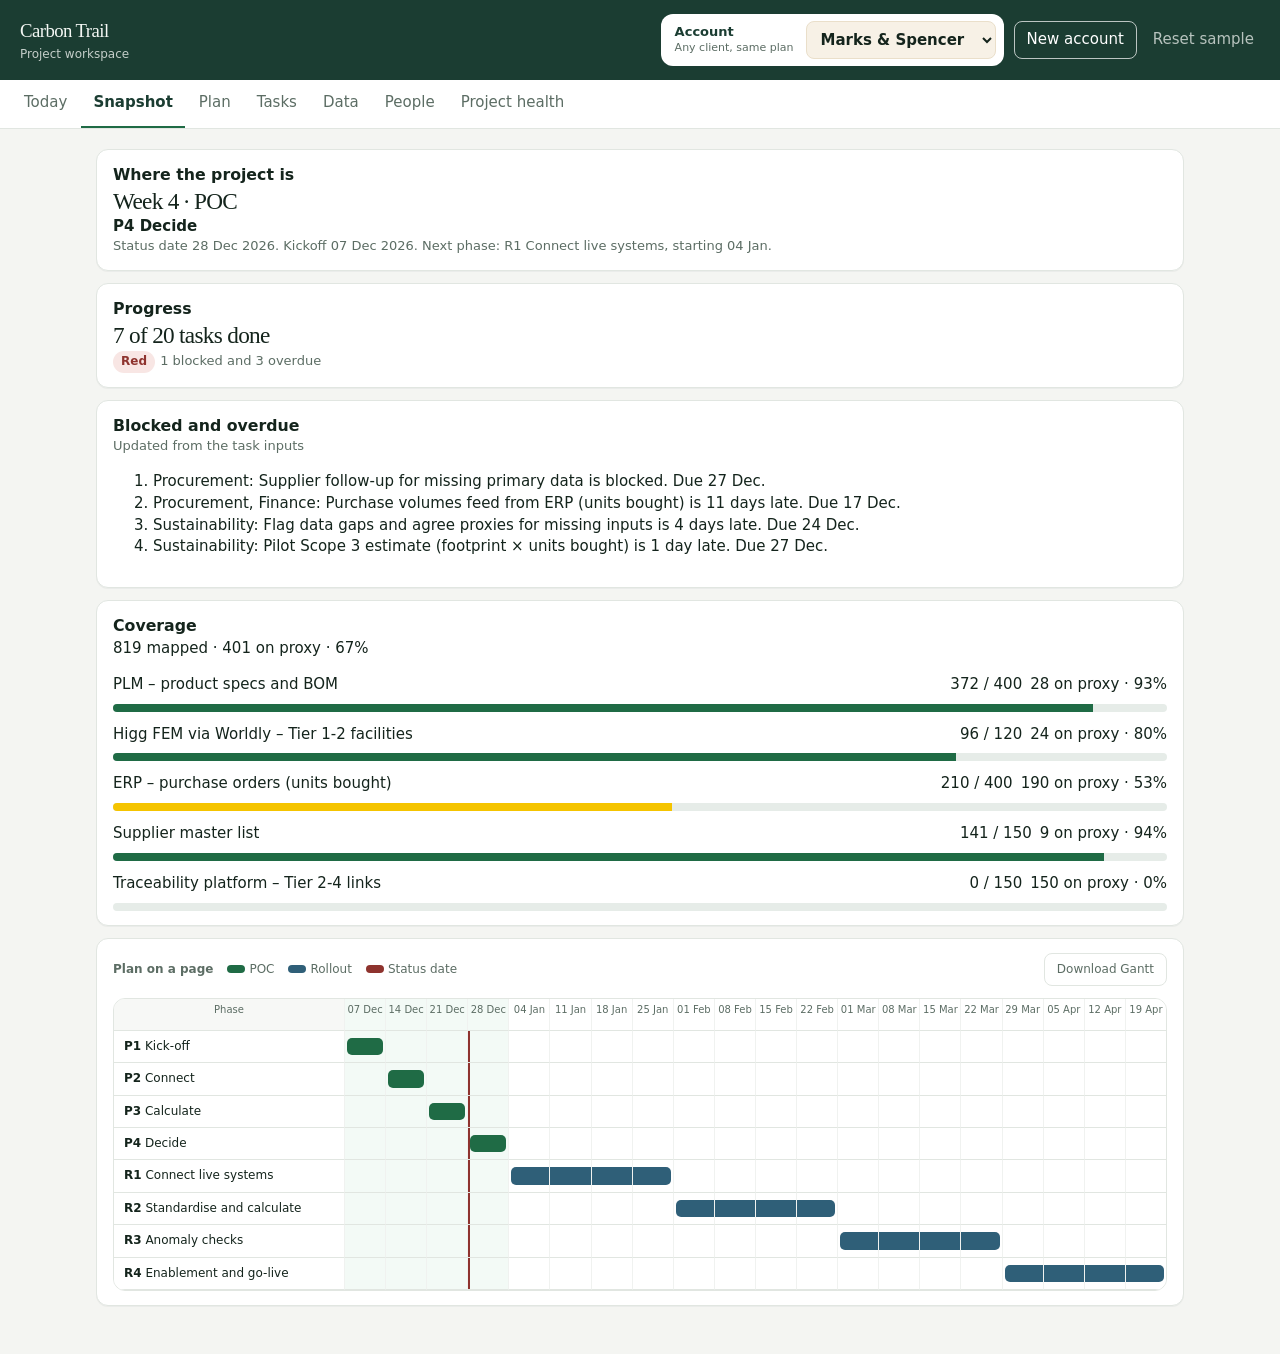
<file: cs-workspace/index.html>
<!DOCTYPE html>
<html lang="en">
<head>
<meta charset="utf-8">
<meta name="viewport" content="width=device-width, initial-scale=1">
<title>Project workspace · Carbon Trail</title>
  <link rel="stylesheet" href="styles.css?v=13">
</head>
<body>
<header class="top no-print">
  <div class="brand">
    <span class="mark">Carbon Trail</span>
    <span class="brand-sub">Project workspace</span>
  </div>
  <div class="top-actions">
    <label class="client-pick">
      <span class="client-copy">
        <span class="client-kicker">Account</span>
        <span class="client-hint">Any client, same plan</span>
      </span>
      <select id="clientSel" aria-label="Account"></select>
    </label>
    <button type="button" class="btn add" id="newBtn">New account</button>
    <button type="button" class="btn quiet" id="resetBtn">Reset sample</button>
  </div>
</header>
<nav class="nav no-print" id="nav"></nav>
<main id="app"></main>
<div class="modal no-print" id="modal" hidden>
  <form class="card modal-card" id="newForm">
    <h2>New account</h2>
    <label>Account name
      <input id="newName" required placeholder="Brand name">
    </label>
    <div class="row-actions">
      <button type="button" class="btn" id="cancelNew">Cancel</button>
      <button type="submit" class="btn primary">Create</button>
    </div>
  </form>
</div>
  <script src="app.js?v=18"></script>
</body>
</html>
</file>
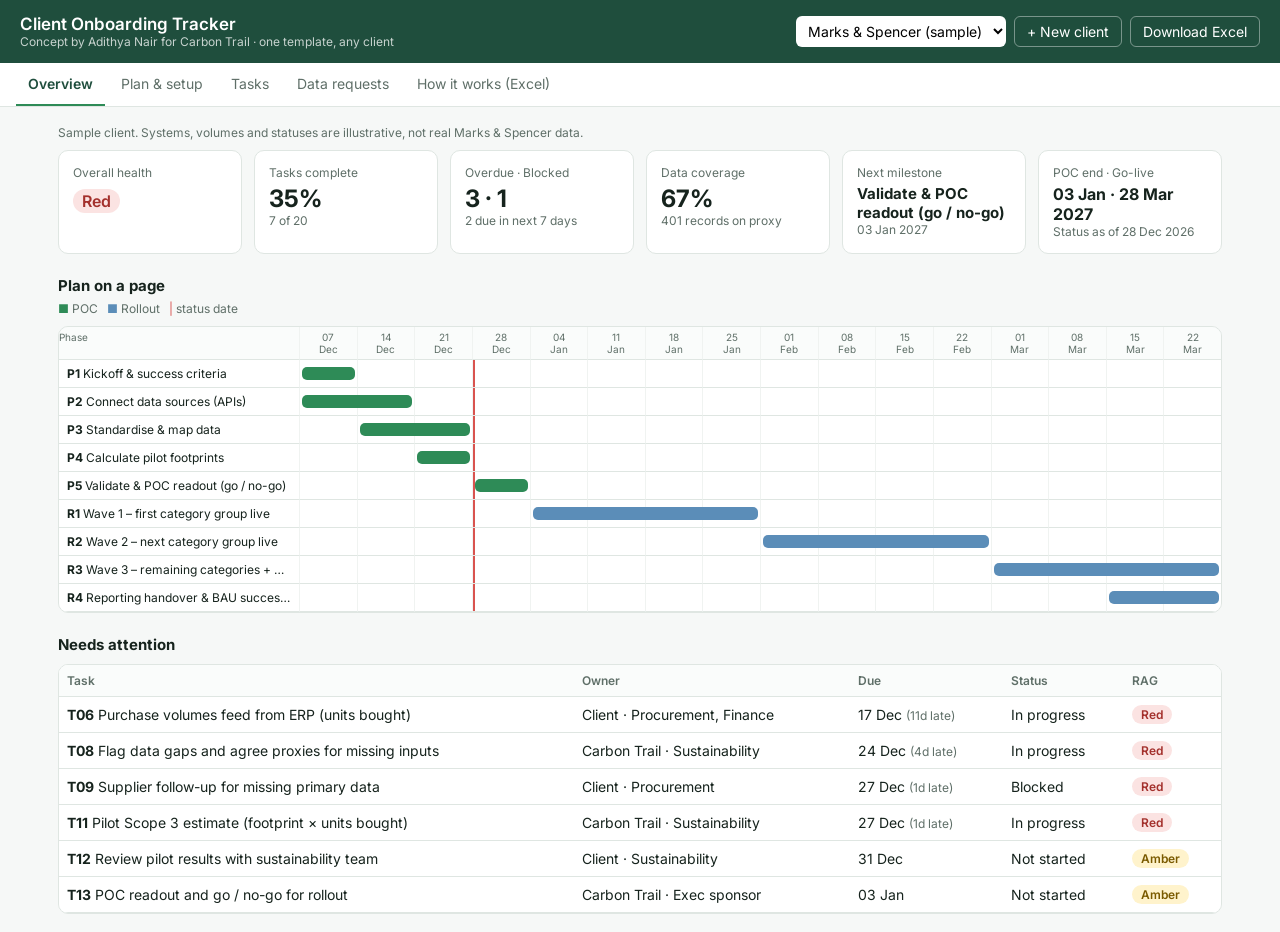
<file: onboarding-tracker/index.html>
<!DOCTYPE html>
<html lang="en">
<head>
<meta charset="utf-8">
<meta name="viewport" content="width=device-width, initial-scale=1">
<title>Client Onboarding Tracker – Carbon Trail concept</title>
<link rel="preconnect" href="https://fonts.googleapis.com">
<link href="https://fonts.googleapis.com/css2?family=Inter:wght@400;500;600;700&display=swap" rel="stylesheet">
<style>
:root{--ink:#16231d;--muted:#5f6f68;--line:#dfe6e2;--bg:#f6f8f7;--card:#fff;--green:#2e8b57;--green-d:#1f4e3d;--blue:#5b8db8;--red:#d9534f;--amber:#e0a400;--ok:#3a9d5d;--grey:#9aa6a0}
*{box-sizing:border-box}
body{margin:0;font-family:Inter,system-ui,Arial,sans-serif;color:var(--ink);background:var(--bg);font-size:14px}
header{background:var(--green-d);color:#fff;padding:14px 20px;display:flex;flex-wrap:wrap;gap:12px;align-items:center;justify-content:space-between}
header h1{font-size:17px;margin:0;font-weight:600}
header small{opacity:.75;font-size:12px;display:block;font-weight:400}
.hctl{display:flex;gap:8px;align-items:center;flex-wrap:wrap}
select,input,button{font:inherit}
header select{background:#fff;border:0;border-radius:6px;padding:6px 8px}
.btn{border:1px solid var(--line);background:#fff;border-radius:6px;padding:6px 12px;cursor:pointer;color:var(--ink)}
.btn.primary{background:var(--green);border-color:var(--green);color:#fff}
.btn.ghost{background:transparent;color:#fff;border-color:rgba(255,255,255,.4)}
nav{display:flex;gap:4px;padding:0 16px;background:#fff;border-bottom:1px solid var(--line);overflow-x:auto}
nav button{border:0;background:none;padding:12px 12px;cursor:pointer;color:var(--muted);border-bottom:2px solid transparent;white-space:nowrap}
nav button.on{color:var(--green-d);border-color:var(--green);font-weight:600}
main{padding:18px;max-width:1200px;margin:0 auto}
.grid{display:grid;gap:12px}
.kpis{grid-template-columns:repeat(auto-fit,minmax(150px,1fr))}
.card{background:var(--card);border:1px solid var(--line);border-radius:10px;padding:14px}
.kpi .v{font-size:24px;font-weight:700;margin-top:4px}
.kpi .l{color:var(--muted);font-size:12px}
.pill{display:inline-block;padding:2px 9px;border-radius:20px;font-size:12px;font-weight:600}
.Red{background:#fbe3e2;color:#a3302c}.Amber{background:#fff3cc;color:#7a5a00}.Green{background:#e1f2e6;color:#1f6b3a}.Done{background:#e6eaee;color:#4a5560}
h2{font-size:15px;margin:22px 0 10px}
.sub{color:var(--muted);font-size:12px;margin:-4px 0 10px}
table{width:100%;border-collapse:collapse;background:#fff}
th,td{padding:8px;border-bottom:1px solid var(--line);text-align:left;vertical-align:middle}
th{font-size:12px;color:var(--muted);font-weight:600;background:#fafcfb;position:sticky;top:0}
td select,td input{border:1px solid var(--line);border-radius:5px;padding:4px 6px;background:#fff;max-width:100%}
td input.num{width:80px}
.scroll{overflow-x:auto;border:1px solid var(--line);border-radius:10px}
.gantt{display:grid;font-size:12px;min-width:760px}
.gantt .lbl{padding:6px 8px;border-bottom:1px solid var(--line);background:#fff;white-space:nowrap;overflow:hidden;text-overflow:ellipsis}
.gantt .wk{border-bottom:1px solid var(--line);border-left:1px solid #f0f3f1;position:relative;background:#fff}
.gantt .hd{font-size:10px;color:var(--muted);text-align:center;padding:4px 0;background:#fafcfb}
.bar{position:absolute;top:7px;bottom:7px;left:-1px;right:0}
.bar.poc{background:var(--green)}.bar.roll{background:var(--blue)}
.bar.s{border-top-left-radius:5px;border-bottom-left-radius:5px;left:2px}.bar.e{border-top-right-radius:5px;border-bottom-right-radius:5px;right:2px}
.today{position:absolute;top:0;bottom:0;width:2px;background:var(--red);z-index:2}
.form{grid-template-columns:repeat(auto-fit,minmax(170px,1fr))}
.form label{font-size:12px;color:var(--muted);display:block;margin-bottom:4px}
.form input{width:100%;border:1px solid var(--line);border-radius:6px;padding:7px;background:#fffbea}
.cov{height:8px;background:#e8eeeb;border-radius:4px;overflow:hidden;min-width:70px}
.cov i{display:block;height:100%;background:var(--green)}
.filters{display:flex;gap:8px;flex-wrap:wrap;margin-bottom:10px;align-items:center}
.filters select{border:1px solid var(--line);border-radius:6px;padding:5px}
code{background:#eef3f0;padding:2px 5px;border-radius:4px;font-size:12px;word-break:break-word}
.note{font-size:12px;color:var(--muted)}
.flow{display:flex;gap:8px;flex-wrap:wrap;align-items:stretch}
.flow .card{flex:1;min-width:180px}
.flow .arrow{align-self:center;color:var(--grey);font-size:20px}
.toast{position:fixed;bottom:18px;left:50%;transform:translateX(-50%);background:var(--ink);color:#fff;padding:8px 14px;border-radius:8px;font-size:13px;opacity:0;transition:.3s;pointer-events:none}
.toast.show{opacity:1}
.modal{position:fixed;inset:0;background:rgba(0,0,0,.35);display:none;align-items:center;justify-content:center;padding:16px;z-index:9}
.modal.show{display:flex}
.modal .card{max-width:420px;width:100%}
.modal input{width:100%;padding:8px;border:1px solid var(--line);border-radius:6px;margin:8px 0 12px}
@media(max-width:600px){main{padding:12px}.kpi .v{font-size:20px}}
</style>
</head>
<body>
<header>
  <div><h1 id="title">Client Onboarding Tracker</h1><small>Concept by Adithya Nair for Carbon Trail · one template, any client</small></div>
  <div class="hctl">
    <select id="clientSel" aria-label="Client"></select>
    <button class="btn ghost" id="newBtn">+ New client</button>
    <a class="btn ghost" href="CarbonTrail_Onboarding_Tracker.xlsx" download style="text-decoration:none">Download Excel</a>
  </div>
</header>
<nav id="tabs">
  <button data-t="overview" class="on">Overview</button>
  <button data-t="plan">Plan & setup</button>
  <button data-t="tasks">Tasks</button>
  <button data-t="data">Data requests</button>
  <button data-t="logic">How it works (Excel)</button>
</nav>
<main id="view"></main>
<div class="modal" id="modal"><div class="card"><b>New client</b><div class="note">Starts from the standard template: same phases and tasks, nothing done yet.</div><input id="newName" placeholder="Client name, e.g. Calida"><div style="display:flex;gap:8px;justify-content:flex-end"><button class="btn" id="cancelNew">Cancel</button><button class="btn primary" id="okNew">Create</button></div></div></div>
<div class="toast" id="toast"></div>
<script>
// ---------- template (mirrors the Excel workbook) ----------
const PHASES=[
 {id:"P1",stage:"POC",name:"Kickoff & success criteria",ct:"CS & Technical PM",team:"Sustainability",start:()=>0,dur:()=>1},
 {id:"P2",stage:"POC",name:"Connect data sources (APIs)",ct:"Integrations",team:"IT, Product",start:()=>0,dur:()=>2},
 {id:"P3",stage:"POC",name:"Standardise & map data",ct:"Data",team:"Product, Procurement",start:()=>1,dur:()=>2},
 {id:"P4",stage:"POC",name:"Calculate pilot footprints",ct:"Data",team:"Sustainability",start:s=>s.poc-2,dur:()=>1},
 {id:"P5",stage:"POC",name:"Validate & POC readout (go / no-go)",ct:"CS & Technical PM",team:"Sustainability, Exec sponsor",start:s=>s.poc-1,dur:()=>1},
 {id:"R1",stage:"Rollout",name:"Wave 1 – first category group live",ct:"Integrations, Data",team:"Product, Procurement",start:s=>s.poc,dur:s=>wave(s)},
 {id:"R2",stage:"Rollout",name:"Wave 2 – next category group live",ct:"Data",team:"Product, Procurement",start:s=>s.poc+wave(s),dur:s=>wave(s)},
 {id:"R3",stage:"Rollout",name:"Wave 3 – remaining categories + Scope 3 roll-up",ct:"Data",team:"Sustainability",start:s=>s.poc+2*wave(s),dur:s=>wave(s)},
 {id:"R4",stage:"Rollout",name:"Reporting handover & BAU success plan",ct:"CS & Technical PM",team:"Sustainability",start:s=>s.poc+3*wave(s)-2,dur:()=>2}];
const wave=s=>Math.max(1,Math.round(s.roll*52/12/3));
const TASKS=[
 ["T01","P1","Kickoff call: confirm sponsor and success criteria","Carbon Trail","Sustainability",1],
 ["T02","P1","Agree POC scope: categories, suppliers, sample size","Carbon Trail","Sustainability, Product",3],
 ["T03","P1","Share data request list and access needs","Carbon Trail","IT",4],
 ["T04","P2","API access to PLM (product specs and BOM)","Client","IT",5],
 ["T05","P2","Connect supplier data platform (e.g. Higg FEM via Worldly)","Carbon Trail","Procurement",8],
 ["T06","P2","Purchase volumes feed from ERP (units bought)","Client","Procurement, Finance",10],
 ["T07","P3","Map products, suppliers, facilities, activity to Carbon Trail model","Carbon Trail","Product",5],
 ["T08","P3","Flag data gaps and agree proxies for missing inputs","Carbon Trail","Sustainability",10],
 ["T09","P3","Supplier follow-up for missing primary data","Client","Procurement",13],
 ["T10","P4","Run pilot product footprints (ISO 14067 / PEF)","Carbon Trail","Sustainability",4],
 ["T11","P4","Pilot Scope 3 estimate (footprint × units bought)","Carbon Trail","Sustainability",6],
 ["T12","P5","Review pilot results with sustainability team","Client","Sustainability",3],
 ["T13","P5","POC readout and go / no-go for rollout","Carbon Trail","Exec sponsor",6],
 ["T14","R1","Extend connections to Wave 1 categories","Carbon Trail","IT",7],
 ["T15","R1","Train category and sourcing users","Carbon Trail","Product, Procurement",14],
 ["T16","R2","Wave 2 categories live","Carbon Trail","Product",25],
 ["T17","R2","Monthly steering review","Carbon Trail","Exec sponsor",20],
 ["T18","R3","Wave 3 live; full Scope 3 roll-up","Carbon Trail","Sustainability",25],
 ["T19","R4","Reporting outputs aligned to GHG Protocol","Carbon Trail","Sustainability",7],
 ["T20","R4","Handover to BAU success plan","Carbon Trail","Sustainability",12]];
const DATA_TPL=[["PLM – product specs and BOM","Product","Product / IT","API"],["Supplier data platform – facilities","Facility","Procurement","API"],["ERP – purchase orders (units bought)","Activity","Finance","API"],["Supplier master list","Supplier","Procurement","File upload"],["Traceability platform – Tier 2-4 links","Supplier","Procurement","API"]];
const STATUSES=["Not started","In progress","Done","Blocked"], DSTAT=["Requested","Received","Mapped","Live"];

function nextMonday(){const d=new Date();d.setHours(0,0,0,0);d.setDate(d.getDate()+((8-d.getDay())%7||7));return iso(d)}
function iso(d){const p=n=>String(n).padStart(2,"0");return d.getFullYear()+"-"+p(d.getMonth()+1)+"-"+p(d.getDate())}
function makeClient(name,sample){
 const c={name,kickoff:nextMonday(),poc:4,roll:3,asof:iso(new Date()),
  tasks:TASKS.map(t=>({id:t[0],ph:t[1],name:t[2],owner:t[3],team:t[4],off:t[5],status:"Not started"})),
  data:DATA_TPL.map(r=>({sys:r[0],type:r[1],owner:r[2],conn:r[3],status:"Requested",exp:0,map:0}))};
 if(sample){
  c.kickoff="2026-12-07";c.asof="2026-12-28";
  const st={T01:"Done",T02:"Done",T03:"Done",T04:"Done",T05:"Done",T06:"In progress",T07:"Done",T08:"In progress",T09:"Blocked",T10:"Done",T11:"In progress"};
  c.tasks.forEach(t=>{if(st[t.id])t.status=st[t.id]});
  c.tasks[4].name="Connect supplier data platform (Higg FEM via Worldly)";
  c.data=[{sys:"PLM – product specs and BOM",type:"Product",owner:"Product / IT",conn:"API",status:"Mapped",exp:400,map:372},
   {sys:"Higg FEM via Worldly – Tier 1-2 facilities",type:"Facility",owner:"Procurement",conn:"API",status:"Mapped",exp:120,map:96},
   {sys:"ERP – purchase orders (units bought)",type:"Activity",owner:"Finance",conn:"API",status:"Received",exp:400,map:210},
   {sys:"Supplier master list",type:"Supplier",owner:"Procurement",conn:"File upload",status:"Mapped",exp:150,map:141},
   {sys:"Traceability platform – Tier 2-4 links",type:"Supplier",owner:"Procurement",conn:"API",status:"Requested",exp:150,map:0}];
  c.sample=true;
 }
 return c;
}
// ---------- state ----------
let S;
try{S=JSON.parse(localStorage.getItem("ct-tracker-v1"))}catch(e){}
if(!S||!S.clients){S={clients:[makeClient("Marks & Spencer",true)],cur:0}}
const save=()=>{try{localStorage.setItem("ct-tracker-v1",JSON.stringify(S))}catch(e){}};
const C=()=>S.clients[S.cur];
let tab="overview", fOwner="All", fRag="All";

// ---------- calculations (same rules as the workbook) ----------
const D=s=>{const [y,m,d]=s.split("-").map(Number);return new Date(Date.UTC(y,m-1,d))};
const add=(d,n)=>new Date(d.getTime()+n*864e5);
const days=(a,b)=>Math.round((a-b)/864e5);
const fmt=d=>d.toLocaleDateString("en-GB",{day:"2-digit",month:"short",timeZone:"UTC"});
const fmtY=d=>d.toLocaleDateString("en-GB",{day:"2-digit",month:"short",year:"numeric",timeZone:"UTC"});
function plan(c){const s={poc:+c.poc||4,roll:+c.roll||3},k=D(c.kickoff);
 return PHASES.map(p=>{const sw=p.start(s),w=p.dur(s),st=add(k,sw*7);return{...p,sw,w,st,en:add(st,w*7-1)}})}
function calc(c){
 const P=plan(c),asof=D(c.asof),byId=Object.fromEntries(P.map(p=>[p.id,p]));
 const tasks=c.tasks.map(t=>{const due=add(byId[t.ph]?byId[t.ph].st:D(c.kickoff),+t.off||0);
  const late=t.status==="Done"?0:Math.max(0,days(asof,due));
  const rag=t.status==="Done"?"Done":(t.status==="Blocked"||late>0)?"Red":(days(due,asof)<=7?"Amber":"Green");
  return{...t,due,late,rag}});
 const done=tasks.filter(t=>t.status==="Done").length, blocked=tasks.filter(t=>t.status==="Blocked").length;
 const overdue=tasks.filter(t=>t.late>0&&t.status!=="Blocked").length, soon=tasks.filter(t=>t.rag==="Amber").length;
 const exp=c.data.reduce((a,r)=>a+(+r.exp||0),0), map=c.data.reduce((a,r)=>a+(+r.map||0),0);
 const cur=P.filter(p=>p.st<=asof&&p.en>=asof);
 const nxt=P.filter(p=>p.en>=asof).sort((a,b)=>a.en-b.en)[0];
 const health=(blocked>0||overdue>2)?"Red":overdue>0?"Amber":"Green";
 return{P,tasks,done,blocked,overdue,soon,exp,map,cov:exp?map/exp:0,cur,nxt,health,asof,
  pocEnd:add(D(c.kickoff),(+c.poc)*7-1),golive:P[P.length-1].en}
}
// ---------- render ----------
const $=s=>document.querySelector(s);
const esc=s=>String(s).replace(/[&<>"]/g,m=>({"&":"&amp;","<":"&lt;",">":"&gt;",'"':"&quot;"}[m]));
function header(){$("#clientSel").innerHTML=S.clients.map((c,i)=>`<option value="${i}" ${i==S.cur?"selected":""}>${esc(c.name)}${c.sample?" (sample)":""}</option>`).join("");}
function render(){header();const c=C(),k=calc(c);
 document.querySelectorAll("#tabs button").forEach(b=>b.classList.toggle("on",b.dataset.t===tab));
 $("#view").innerHTML=({overview,plan:planView,tasks:taskView,data:dataView,logic:logicView})[tab](c,k);bind(c);}
function gantt(k){
 const weeks=Math.max(...k.P.map(p=>p.sw+p.w)), k0=k.P[0].st;
 const cols=`minmax(170px,240px) repeat(${weeks},minmax(26px,1fr))`;
 let h=`<div class="gantt" style="grid-template-columns:${cols}"><div class="lbl hd" style="text-align:left">Phase</div>`;
 for(let w=0;w<weeks;w++)h+=`<div class="wk hd">${fmt(add(k0,w*7)).replace(" ","<br>")}</div>`;
 const tw=days(k.asof,k0)/7;
 k.P.forEach(p=>{h+=`<div class="lbl" title="${esc(p.name)}"><b>${p.id}</b> ${esc(p.name)}</div>`;
  for(let w=0;w<weeks;w++){const on=w>=p.sw&&w<p.sw+p.w;
   let cell=on?`<div class="bar ${p.stage==="POC"?"poc":"roll"} ${w===p.sw?"s":""} ${w===p.sw+p.w-1?"e":""}"></div>`:"";
   if(tw>=w&&tw<w+1)cell+=`<div class="today" style="left:${((tw-w)*100).toFixed(0)}%"></div>`;
   h+=`<div class="wk">${cell}</div>`}});
 return h+`</div>`}
function overview(c,k){
 return `${c.sample?`<div class="note" style="margin-bottom:10px">Sample client. Systems, volumes and statuses are illustrative, not real ${esc(c.name)} data.</div>`:""}
 <div class="grid kpis">
  <div class="card kpi"><div class="l">Overall health</div><div class="v"><span class="pill ${k.health}" style="font-size:16px">${k.health}</span></div></div>
  <div class="card kpi"><div class="l">Tasks complete</div><div class="v">${Math.round(k.done/k.tasks.length*100)}%</div><div class="l">${k.done} of ${k.tasks.length}</div></div>
  <div class="card kpi"><div class="l">Overdue · Blocked</div><div class="v">${k.overdue} · ${k.blocked}</div><div class="l">${k.soon} due in next 7 days</div></div>
  <div class="card kpi"><div class="l">Data coverage</div><div class="v">${Math.round(k.cov*100)}%</div><div class="l">${(k.exp-k.map).toLocaleString()} records on proxy</div></div>
  <div class="card kpi"><div class="l">Next milestone</div><div class="v" style="font-size:15px">${k.nxt?esc(k.nxt.name):"Complete"}</div><div class="l">${k.nxt?fmtY(k.nxt.en):""}</div></div>
  <div class="card kpi"><div class="l">POC end · Go-live</div><div class="v" style="font-size:16px">${fmt(k.pocEnd)} · ${fmtY(k.golive)}</div><div class="l">Status as of ${fmtY(k.asof)}</div></div>
 </div>
 <h2>Plan on a page</h2><div class="sub"><span style="color:var(--green)">■</span> POC &nbsp; <span style="color:var(--blue)">■</span> Rollout &nbsp; <span style="color:var(--red)">|</span> status date</div>
 <div class="scroll">${gantt(k)}</div>
 <h2>Needs attention</h2>
 ${attn(k)}`}
function attn(k){const r=k.tasks.filter(t=>t.rag==="Red"||t.rag==="Amber").sort((a,b)=>b.late-a.late);
 if(!r.length)return`<div class="card note">Nothing late or due this week.</div>`;
 return`<div class="scroll"><table><tr><th>Task</th><th>Owner</th><th>Due</th><th>Status</th><th>RAG</th></tr>${r.map(t=>`<tr><td><b>${t.id}</b> ${esc(t.name)}</td><td>${esc(t.owner)} · ${esc(t.team)}</td><td>${fmt(t.due)}${t.late?` <span class="note">(${t.late}d late)</span>`:""}</td><td>${t.status}</td><td><span class="pill ${t.rag}">${t.rag}</span></td></tr>`).join("")}</table></div>`}
function planView(c,k){
 return`<h2 style="margin-top:0">Setup</h2><div class="sub">Change any input and every date, bar and score updates.</div>
 <div class="grid form card">
  <div><label>Client name</label><input data-f="name" value="${esc(c.name)}"></div>
  <div><label>Kickoff date</label><input type="date" data-f="kickoff" value="${c.kickoff}"></div>
  <div><label>POC length (weeks)</label><input type="number" min="3" max="12" data-f="poc" value="${c.poc}"></div>
  <div><label>Rollout length (months)</label><input type="number" min="1" max="12" data-f="roll" value="${c.roll}"></div>
  <div><label>Status date</label><input type="date" data-f="asof" value="${c.asof}"></div>
 </div>
 <h2>Gantt</h2><div class="scroll">${gantt(k)}</div>
 <h2>Phases</h2><div class="scroll"><table><tr><th>ID</th><th>Phase</th><th>Carbon Trail lead</th><th>Client team</th><th>Start</th><th>End</th><th>Weeks</th></tr>
 ${k.P.map(p=>`<tr><td><b>${p.id}</b></td><td>${esc(p.name)}</td><td>${p.ct}</td><td>${p.team}</td><td>${fmt(p.st)}</td><td>${fmtY(p.en)}</td><td>${p.w}</td></tr>`).join("")}</table></div>`}
function taskView(c,k){
 const rows=k.tasks.map((t,i)=>({t,i})).filter(({t})=>(fOwner==="All"||t.owner===fOwner)&&(fRag==="All"||t.rag===fRag));
 return`<div class="filters"><span class="note">Owner</span><select id="fo">${["All","Carbon Trail","Client"].map(o=>`<option ${o===fOwner?"selected":""}>${o}</option>`).join("")}</select>
 <span class="note">RAG</span><select id="fr">${["All","Red","Amber","Green","Done"].map(o=>`<option ${o===fRag?"selected":""}>${o}</option>`).join("")}</select>
 <span style="flex:1"></span><button class="btn" id="addTask">+ Add task</button><button class="btn" id="copyCsv">Copy as CSV</button></div>
 <div class="scroll"><table><tr><th>ID</th><th>Phase</th><th>Task</th><th>Owner</th><th>Client team</th><th>Due</th><th>Status</th><th>Late</th><th>RAG</th></tr>
 ${rows.map(({t,i})=>`<tr><td><b>${t.id}</b></td><td><select data-t="${i}" data-k="ph">${PHASES.map(p=>`<option ${p.id===t.ph?"selected":""}>${p.id}</option>`).join("")}</select></td>
 <td><input data-t="${i}" data-k="name" value="${esc(t.name)}" style="width:100%;min-width:220px"></td>
 <td><select data-t="${i}" data-k="owner">${["Carbon Trail","Client"].map(o=>`<option ${o===t.owner?"selected":""}>${o}</option>`).join("")}</select></td>
 <td><input data-t="${i}" data-k="team" value="${esc(t.team)}" style="width:140px"></td>
 <td>${fmt(t.due)}</td>
 <td><select data-t="${i}" data-k="status">${STATUSES.map(o=>`<option ${o===t.status?"selected":""}>${o}</option>`).join("")}</select></td>
 <td>${t.late||"–"}</td><td><span class="pill ${t.rag}">${t.rag}</span></td></tr>`).join("")}</table></div>
 <p class="note">Due date = phase start + days offset, so tasks move when the plan moves. RAG: Done if done · Red if blocked or past due · Amber if due within 7 days · otherwise Green.</p>`}
function dataView(c,k){
 return`<div class="sub" style="margin:0 0 10px">Carbon Trail connects to the systems that already hold the data, standardises it into product, supplier, facility and activity, and flags missing inputs with a proxy. This tab tracks each source.</div>
 <div class="scroll"><table><tr><th>Source system</th><th>Data type</th><th>Client owner</th><th>Connection</th><th>Status</th><th>Expected</th><th>Mapped</th><th>Coverage</th><th>On proxy</th></tr>
 ${c.data.map((r,i)=>{const cv=r.exp?Math.min(1,r.map/r.exp):0;return`<tr>
 <td><input data-d="${i}" data-k="sys" value="${esc(r.sys)}" style="min-width:200px;width:100%"></td>
 <td><select data-d="${i}" data-k="type">${["Product","Supplier","Facility","Activity"].map(o=>`<option ${o===r.type?"selected":""}>${o}</option>`).join("")}</select></td>
 <td><input data-d="${i}" data-k="owner" value="${esc(r.owner)}" style="width:110px"></td>
 <td><select data-d="${i}" data-k="conn">${["API","File upload"].map(o=>`<option ${o===r.conn?"selected":""}>${o}</option>`).join("")}</select></td>
 <td><select data-d="${i}" data-k="status">${DSTAT.map(o=>`<option ${o===r.status?"selected":""}>${o}</option>`).join("")}</select></td>
 <td><input class="num" type="number" min="0" data-d="${i}" data-k="exp" value="${r.exp}"></td>
 <td><input class="num" type="number" min="0" data-d="${i}" data-k="map" value="${r.map}"></td>
 <td><div class="cov"><i style="width:${cv*100}%"></i></div><span class="note">${Math.round(cv*100)}%</span></td>
 <td>${Math.max(0,r.exp-r.map).toLocaleString()}</td></tr>`}).join("")}
 <tr><td><b>Total</b></td><td colspan="4"></td><td><b>${k.exp.toLocaleString()}</b></td><td><b>${k.map.toLocaleString()}</b></td><td><b>${Math.round(k.cov*100)}%</b></td><td><b>${(k.exp-k.map).toLocaleString()}</b></td></tr></table></div>
 <p><button class="btn" id="addData">+ Add source</button></p>`}
function logicView(){
 const rows=[["Phase start","Plan!H","=Setup!$B$5+F4*7","Kickoff date + start week × 7"],
 ["Phase end","Plan!I","=H4+G4*7-1","Start + weeks × 7 − 1"],
 ["Rollout wave length","Setup!B13","=MAX(1,ROUND(B7*52/12/3,0))","Rollout months split into 3 waves"],
 ["Task due date","Tasks!G","=INDEX(Plan!$H$4:$H$12,MATCH(B2,Plan!$A$4:$A$12,0))+F2","Look up the phase start, add the task's day offset"],
 ["Days late","Tasks!I",'=IF(H2="Done",0,MAX(0,Setup!$B$8-G2))',"Zero if done, otherwise status date − due date"],
 ["RAG","Tasks!J",'=IF(H2="Done","Done",IF(OR(H2="Blocked",I2>0),"Red",IF(G2-Setup!$B$8<=7,"Amber","Green")))',"Nested IF on status, lateness and days to due"],
 ["Data coverage","Data Requests!H","=IFERROR(G2/F2,0)","Records mapped ÷ expected"],
 ["Gantt cell","Plan!J4…","=IF(AND(J$3<=$I4,J$3+6>=$H4),1,\"\")","1 if the week overlaps the phase; conditional formatting colours it"],
 ["Next milestone","Dashboard!B11",'=MINIFS(Plan!$I$4:$I$12,Plan!$I$4:$I$12,">="&Setup!$B$8)',"Earliest phase end on or after the status date"],
 ["Overall health","Dashboard!B14",'=IF(OR(B6>0,B5>2),"Red",IF(B5>0,"Amber","Green"))',"Red if anything blocked or 3+ overdue"]];
 return`<h2 style="margin-top:0">One model, two views</h2>
 <div class="flow"><div class="card"><b>Excel workbook</b><div class="note">Setup · Plan · Tasks · Data Requests · Dashboard. Blue cells are inputs; everything else is a formula. Auditable by anyone on the team.</div></div><div class="arrow">→</div>
 <div class="card"><b>Same rules in this portal</b><div class="note">The client-facing view: status dropdowns, live Gantt, health score. Each calculation below is the Excel formula ported line for line.</div></div><div class="arrow">→</div>
 <div class="card"><b>Weekly client call</b><div class="note">Open Overview, walk the red and amber items, agree owners. Copy the task list as CSV back into Excel.</div></div></div>
 <p><a class="btn primary" href="CarbonTrail_Onboarding_Tracker.xlsx" download style="text-decoration:none;display:inline-block">Download the Excel workbook</a></p>
 <h2>Formula map</h2><div class="scroll"><table><tr><th>Calculation</th><th>Cell</th><th>Excel formula</th><th>In plain words</th></tr>
 ${rows.map(r=>`<tr><td><b>${r[0]}</b></td><td>${esc(r[1])}</td><td><code>${esc(r[2])}</code></td><td>${r[3]}</td></tr>`).join("")}</table></div>
 <h2>Reset</h2><p class="note">Your edits are kept in this browser only. <button class="btn" id="reset">Reset to sample data</button></p>`}
// ---------- events ----------
function toast(m){const t=$("#toast");t.textContent=m;t.classList.add("show");setTimeout(()=>t.classList.remove("show"),1800)}
function bind(c){
 document.querySelectorAll("[data-f]").forEach(el=>el.onchange=()=>{let v=el.value;if(el.type==="number")v=Math.max(+el.min||1,+v||1);if(el.type==="date"&&!v)return render();c[el.dataset.f]=v;save();render()});
 document.querySelectorAll("[data-t][data-k]").forEach(el=>el.onchange=()=>{c.tasks[+el.dataset.t][el.dataset.k]=el.value;save();render()});
 document.querySelectorAll("[data-d]").forEach(el=>el.onchange=()=>{const r=c.data[+el.dataset.d];r[el.dataset.k]=el.type==="number"?Math.max(0,+el.value||0):el.value;save();render()});
 const fo=$("#fo");if(fo){fo.onchange=()=>{fOwner=fo.value;render()};$("#fr").onchange=e=>{fRag=e.target.value;render()}}
 const at=$("#addTask");if(at)at.onclick=()=>{const n=c.tasks.length+1;c.tasks.push({id:"T"+String(n).padStart(2,"0"),ph:"P1",name:"New task",owner:"Carbon Trail",team:"",off:0,status:"Not started"});save();render()};
 const ad=$("#addData");if(ad)ad.onclick=()=>{c.data.push({sys:"New source",type:"Product",owner:"",conn:"API",status:"Requested",exp:0,map:0});save();render()};
 const cc=$("#copyCsv");if(cc)cc.onclick=async()=>{const k=calc(c);const q=v=>`"${String(v).replace(/"/g,'""')}"`;
  const csv=[["ID","Phase","Task","Owner","Client team","Due","Status","Days late","RAG"].join(",")].concat(k.tasks.map(t=>[t.id,t.ph,q(t.name),t.owner,q(t.team),t.due.toISOString().slice(0,10),t.status,t.late,t.rag].join(","))).join("\n");
  try{await navigator.clipboard.writeText(csv);toast("Copied – paste into Excel")}catch(e){toast("Copy not allowed here")}};
 const rs=$("#reset");if(rs)rs.onclick=()=>{S={clients:[makeClient("Marks & Spencer",true)],cur:0};save();tab="overview";render();toast("Reset")};
}
$("#tabs").onclick=e=>{if(e.target.dataset.t){tab=e.target.dataset.t;render()}};
$("#clientSel").onchange=e=>{S.cur=+e.target.value;save();render()};
$("#newBtn").onclick=()=>{$("#modal").classList.add("show");$("#newName").value="";$("#newName").focus()};
$("#cancelNew").onclick=()=>$("#modal").classList.remove("show");
$("#okNew").onclick=()=>{const n=$("#newName").value.trim();if(!n)return;S.clients.push(makeClient(n,false));S.cur=S.clients.length-1;save();$("#modal").classList.remove("show");tab="plan";render();toast("Created from template")};
render();
</script>
</body>
</html>
</file>
<file: cs-workspace/styles.css>
:root {
  --ink: #14241c;
  --muted: #5c6d64;
  --line: #e1e6e1;
  --paper: #f4f5f2;
  --card: #fff;
  --forest: #1b3d32;
  --leaf: #1f6b45;
  --moss: #e7f2eb;
  --sand: #f7f1e6;
  --sand-line: #eadfca;
  --red: #8e332e;
  --red-bg: #f8e6e4;
  --green: #1d6b3c;
  --green-bg: #e5f4ea;
  --done: #4d5960;
  --done-bg: #e8ecee;
  --roll: #2f5f78;
  --shadow: 0 1px 0 rgba(20, 36, 28, 0.04);
  font-family: "Segoe UI", system-ui, sans-serif;
  color: var(--ink);
  background: var(--paper);
  font-size: 15px;
  line-height: 1.45;
}
* { box-sizing: border-box; }
body { margin: 0; }
button, input, select, textarea { font: inherit; color: inherit; }
h1, h2, h3, p { margin: 0; }
h1 { font-family: Georgia, "Iowan Old Style", Palatino, serif; font-weight: 500; letter-spacing: -0.03em; }
h2 { font-size: 1.05rem; font-weight: 650; }
h3 { font-size: 0.92rem; font-weight: 650; }

.top {
  background: var(--forest);
  color: #f4f7f4;
  padding: 14px 20px;
  display: flex;
  justify-content: space-between;
  gap: 16px;
  align-items: center;
  flex-wrap: wrap;
}
.mark { font-family: Georgia, Palatino, serif; font-size: 1.25rem; letter-spacing: -0.03em; }
.brand { display: flex; flex-direction: column; gap: 2px; }
.brand-sub { font-size: 12px; opacity: 0.78; }
.top-actions, .row-actions, .filters { display: flex; gap: 8px; align-items: center; flex-wrap: wrap; }
.top-actions { gap: 10px; }
.client-pick {
  display: flex;
  flex-direction: row;
  align-items: center;
  gap: 12px;
  margin: 0;
  padding: 6px 8px 6px 14px;
  background: #fff;
  color: var(--ink);
  border-radius: 12px;
  min-height: 52px;
}
.client-copy { display: flex; flex-direction: column; line-height: 1.15; gap: 2px; }
.client-kicker { font-size: 13px; font-weight: 700; color: var(--forest); }
.client-hint { font-size: 11px; font-weight: 500; color: var(--muted); white-space: nowrap; }
.client-pick select {
  font-size: 15px;
  font-weight: 650;
  min-width: 190px;
  background: var(--sand);
  color: var(--ink);
  border: 1px solid var(--sand-line);
  border-radius: 8px;
  padding: 8px 10px;
}
.top .btn.add {
  background: transparent;
  color: #fff;
  border: 1px solid rgba(255, 255, 255, 0.7);
  align-self: center;
}
.top .btn.quiet {
  background: transparent;
  color: rgba(244, 247, 244, 0.72);
  border: 0;
  padding: 7px 6px;
  align-self: center;
}
.nav {
  display: flex;
  gap: 2px;
  padding: 0 12px;
  background: #fff;
  border-bottom: 1px solid var(--line);
  overflow-x: auto;
  position: sticky;
  top: 0;
  z-index: 5;
}
.nav button {
  border: 0;
  background: none;
  padding: 12px 12px;
  color: var(--muted);
  border-bottom: 2px solid transparent;
  cursor: pointer;
  white-space: nowrap;
}
.nav button.on { color: var(--forest); border-color: var(--leaf); font-weight: 650; }
main { max-width: 1120px; margin: 0 auto; padding: 20px 16px 48px; }
.card {
  background: var(--card);
  border: 1px solid var(--line);
  border-radius: 12px;
  padding: 14px 16px;
  box-shadow: var(--shadow);
}
.stack { display: grid; gap: 12px; }
.kpis { display: grid; grid-template-columns: repeat(auto-fit, minmax(150px, 1fr)); gap: 10px; }
.kpi .l { color: var(--muted); font-size: 12px; }
.kpi .v { font-family: Georgia, Palatino, serif; font-size: 1.7rem; margin-top: 2px; letter-spacing: -0.03em; }
.kpi .s { color: var(--muted); font-size: 12px; margin-top: 2px; }
.pill {
  display: inline-block;
  padding: 2px 8px;
  border-radius: 999px;
  font-size: 12px;
  font-weight: 700;
  letter-spacing: 0.01em;
}
.Red { background: var(--red-bg); color: var(--red); }
.kpi .v.Red { color: var(--red); }
.kpi .v.Green { color: var(--green); background: transparent; }
.Green { background: var(--green-bg); color: var(--green); }
.Done { background: var(--done-bg); color: var(--done); }
.banner {
  background: var(--sand);
  border: 1px solid var(--sand-line);
  border-radius: 12px;
  padding: 10px 14px;
  font-size: 13px;
}
ul.clean { margin: 0; padding-left: 18px; }
ul.clean li { margin: 4px 0; }
.note { color: var(--muted); font-size: 13px; }
.lede {
  font-family: Georgia, Palatino, serif;
  font-size: 1.55rem;
  line-height: 1.25;
  letter-spacing: -0.03em;
  font-weight: 500;
}
.say {
  background: var(--forest);
  color: #f3f7f4;
  border-radius: 12px;
  padding: 16px 18px;
}
.say h2 { color: #fff; margin-bottom: 8px; }
.say ol { margin: 0; padding-left: 18px; }
.say li { margin: 8px 0; }
.say .who { display: block; font-size: 12px; letter-spacing: 0.04em; text-transform: uppercase; opacity: 0.72; }
.scroll { overflow-x: auto; border: 1px solid var(--line); border-radius: 12px; background: #fff; }
table { width: 100%; border-collapse: collapse; font-size: 13.5px; }
th, td { text-align: left; padding: 8px 10px; border-bottom: 1px solid var(--line); vertical-align: top; }
th { font-size: 11px; letter-spacing: 0.04em; text-transform: uppercase; color: var(--muted); background: #fafbfa; position: sticky; top: 0; }
.gantt { display: grid; font-size: 12px; min-width: 760px; }
.gantt .lbl, .gantt .wk { border-bottom: 1px solid var(--line); }
.gantt .lbl {
  padding: 7px 10px;
  background: #fff;
  position: sticky;
  left: 0;
  z-index: 1;
  white-space: nowrap;
  overflow: hidden;
  text-overflow: ellipsis;
}
.gantt .hd { background: #f7f8f6; color: var(--muted); text-align: center; font-size: 10px; padding: 4px 0; }
.gantt .wk { position: relative; background: #fff; min-height: 32px; border-left: 1px solid #f0f2f0; }
.gantt .wk.pocband { background: #f3faf6; }
.bar { position: absolute; top: 7px; bottom: 7px; left: 0; right: 0; }
.bar.poc { background: var(--leaf); }
.bar.roll { background: var(--roll); }
.bar.s { border-radius: 5px 0 0 5px; margin-left: 2px; }
.bar.e { border-radius: 0 5px 5px 0; margin-right: 2px; }
.bar.s.e { border-radius: 5px; }
.today {
  position: absolute; top: 0; bottom: 0; width: 2px; background: var(--red); z-index: 2;
}
.legend { display: flex; gap: 14px; align-items: center; flex-wrap: wrap; font-size: 12px; color: var(--muted); }
.legend .btn { margin-left: auto; }
.swatch { width: 18px; height: 8px; border-radius: 4px; display: inline-block; margin-right: 4px; }
.form { display: grid; grid-template-columns: repeat(auto-fit, minmax(160px, 1fr)); gap: 10px; }
label { display: flex; flex-direction: column; gap: 4px; font-size: 12px; color: var(--muted); }
label.client-pick { flex-direction: row; align-items: center; color: var(--ink); font-size: 15px; }
input, select, textarea {
  border: 1px solid var(--line);
  border-radius: 8px;
  padding: 7px 8px;
  background: #fff;
}
textarea { min-height: 64px; }
input.input { background: #fbf8ee; }
.btn {
  border: 1px solid var(--line);
  background: #fff;
  border-radius: 8px;
  padding: 7px 12px;
  cursor: pointer;
}
.btn.primary { background: var(--leaf); border-color: var(--leaf); color: #fff; }
.btn.danger { color: var(--red); border-color: #e4bdbb; background: #fff; font-weight: 650; }
.Yellow { background: #f5c400; color: #3d2a00; }
.kpi .v.Yellow { color: #8a5a00; background: transparent; }
select.Yellow { background: #f5c400; color: #3d2a00; }
select.Red { background: var(--red-bg); color: var(--red); }
select.Green { background: var(--green-bg); color: var(--green); }
select.Done { background: var(--done-bg); color: var(--done); }
.task-group { display: grid; gap: 10px; }
.task-group-h { margin: 4px 0 0; font-size: 14px; display: flex; align-items: center; gap: 8px; }
.task-cards { display: grid; grid-template-columns: 1fr; gap: 12px; align-items: stretch; }
.task-card {
  background: #fff;
  border: 1px solid var(--line);
  border-left: 6px solid var(--line);
  border-radius: 14px;
  padding: 16px;
  display: grid;
  gap: 8px;
  align-content: start;
  min-height: 168px;
}
.task-card.Red { border-left-color: var(--red); background: #fff8f7; }
.task-card.Yellow { border-left-color: #f5c400; background: #fff8d4; }
.task-card.Green { border-left-color: var(--green); background: #f4fbf6; }
.task-card.Done { border-left-color: var(--done); background: #f7f8f8; }
.task-card-top { display: flex; justify-content: space-between; align-items: center; gap: 8px; }
.task-name {
  font-size: 15px;
  font-weight: 650;
  margin: 0;
  line-height: 1.35;
  display: -webkit-box;
  -webkit-line-clamp: 3;
  -webkit-box-orient: vertical;
  overflow: hidden;
}
.task-meta { color: var(--muted); font-size: 12px; margin: 0; white-space: nowrap; overflow: hidden; text-overflow: ellipsis; }
@media (min-width: 560px) { .task-cards { grid-template-columns: 1fr 1fr; } }
@media (min-width: 800px) { .task-cards { grid-template-columns: 1fr 1fr 1fr; } }
@media (min-width: 1100px) { .task-cards { grid-template-columns: 1fr 1fr 1fr 1fr; } }
.task-edit { display: grid; grid-template-columns: repeat(auto-fit, minmax(160px, 1fr)); gap: 8px; }
.task-filters { display: flex; flex-wrap: wrap; gap: 10px; align-items: end; }
.task-filters label { min-width: 140px; flex: 1; }
.task-tools .row-actions { margin-top: 12px; align-items: center; }
.task-count { font-weight: 700; margin-right: auto; }
.status-line { max-width: 220px; }
.text-btn { border: 0; background: none; color: var(--forest); cursor: pointer; padding: 0; font-size: 12px; text-decoration: underline; }
.status-chip { display: flex; flex-direction: column; gap: 6px; align-items: flex-start; }
.status-report h2 { font-size: 1.15rem; }
.report-head { display: flex; justify-content: space-between; align-items: center; gap: 12px; flex-wrap: wrap; }
.report-title { display: flex; align-items: center; gap: 8px; flex-wrap: wrap; }
.report-title input { width: 72px; font-weight: 700; }
.report-block { display: grid; gap: 12px; margin-top: 14px; }
.report-row { display: grid; grid-template-columns: 1.4fr auto auto; gap: 8px; align-items: center; }
.report-bar { grid-column: 1 / -1; height: 8px; background: #e6ece8; border-radius: 99px; overflow: hidden; }
.report-bar i { display: block; height: 100%; }
.report-bar i.green { background: var(--leaf); }
.report-bar i.yellow { background: #f5c400; }
.report-bar i.red { background: var(--red); }
.blocker-row { display: grid; grid-template-columns: 1.4fr 0.7fr 88px auto; gap: 8px; align-items: center; }
.status-report h3 { margin-top: 16px; }
.btn.ghost { background: transparent; }
.cov { height: 8px; background: #e6ece8; border-radius: 99px; overflow: hidden; min-width: 72px; }
.cov i { display: block; height: 100%; background: var(--leaf); }
.parts { display: grid; gap: 8px; }
.part { display: grid; grid-template-columns: 1.1fr 0.5fr 0.6fr; gap: 8px; align-items: start; padding: 8px 0; border-bottom: 1px solid var(--line); }
.part .pts { font-family: Georgia, Palatino, serif; font-size: 1.3rem; }
.account {
  display: grid;
  grid-template-columns: 1.5fr 0.6fr 0.7fr 1.1fr;
  gap: 12px;
  align-items: center;
  width: 100%;
  text-align: left;
  cursor: pointer;
}
.account:hover { border-color: #c9d5cc; }
.tag { font-size: 11px; letter-spacing: 0.06em; text-transform: uppercase; color: var(--muted); }
.modal { position: fixed; inset: 0; background: rgba(16, 28, 22, 0.45); display: flex; align-items: center; justify-content: center; padding: 16px; z-index: 20; }
.modal[hidden] { display: none !important; }
.modal-card { max-width: 420px; width: 100%; }
.steps { display: grid; grid-template-columns: repeat(4, 1fr); gap: 8px; }
.step { background: #fff; border: 1px solid var(--line); border-radius: 10px; padding: 10px; }
.step b { display: block; font-size: 12px; color: var(--leaf); margin-bottom: 4px; }
.teams { display: flex; flex-wrap: wrap; gap: 6px; }
.team {
  border: 1px solid var(--line);
  border-radius: 999px;
  padding: 4px 10px;
  font-size: 12px;
  background: #fff;
}
footer.sources { margin-top: 18px; }
@media (max-width: 800px) {
  .top-actions { width: 100%; }
  .client-pick { flex: 1 1 260px; }
  .client-pick select { min-width: 0; flex: 1; }
  .steps, .account, .part { grid-template-columns: 1fr; }
  .lede { font-size: 1.3rem; }
  main { padding: 14px 12px 36px; }
}
@media print {
  .no-print { display: none !important; }
  body { background: #fff; }
  main { max-width: none; padding: 0; }
  .card, .say { break-inside: avoid; }
  .say { -webkit-print-color-adjust: exact; print-color-adjust: exact; }
}
</file>
